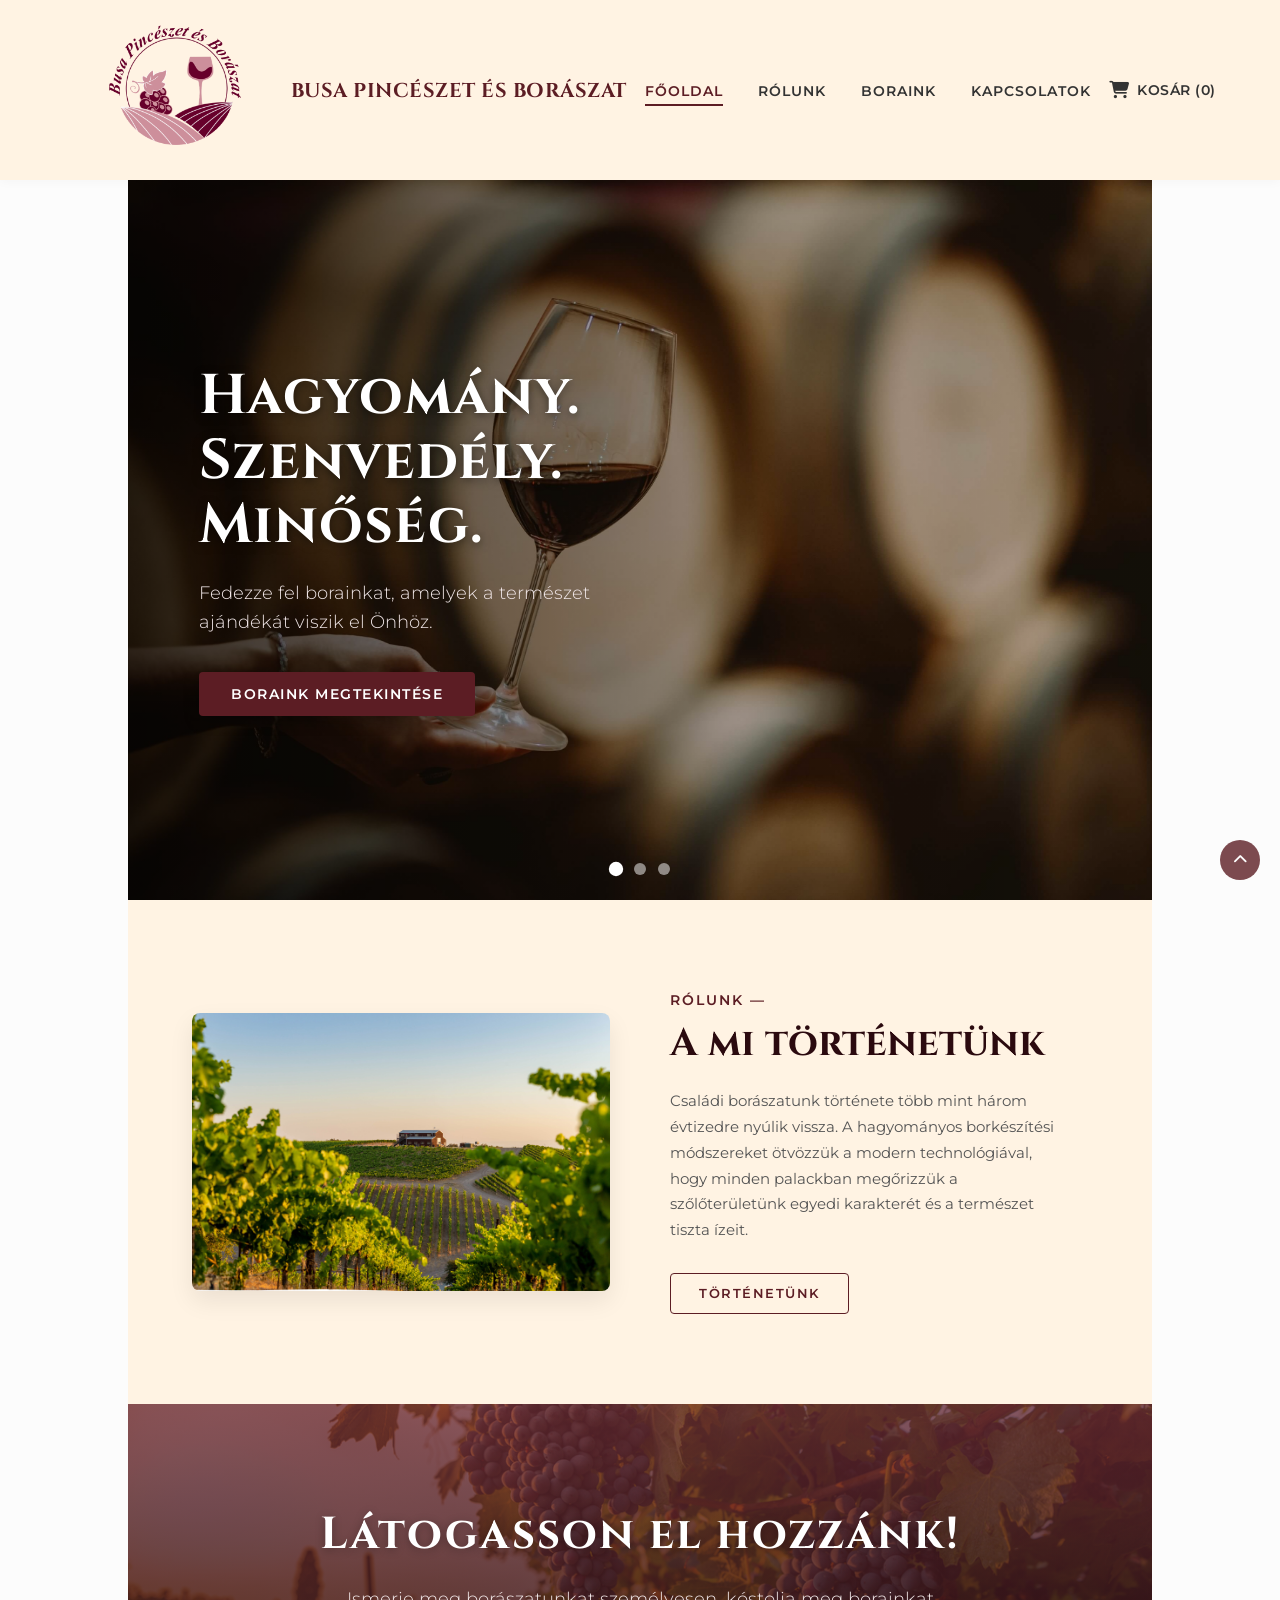
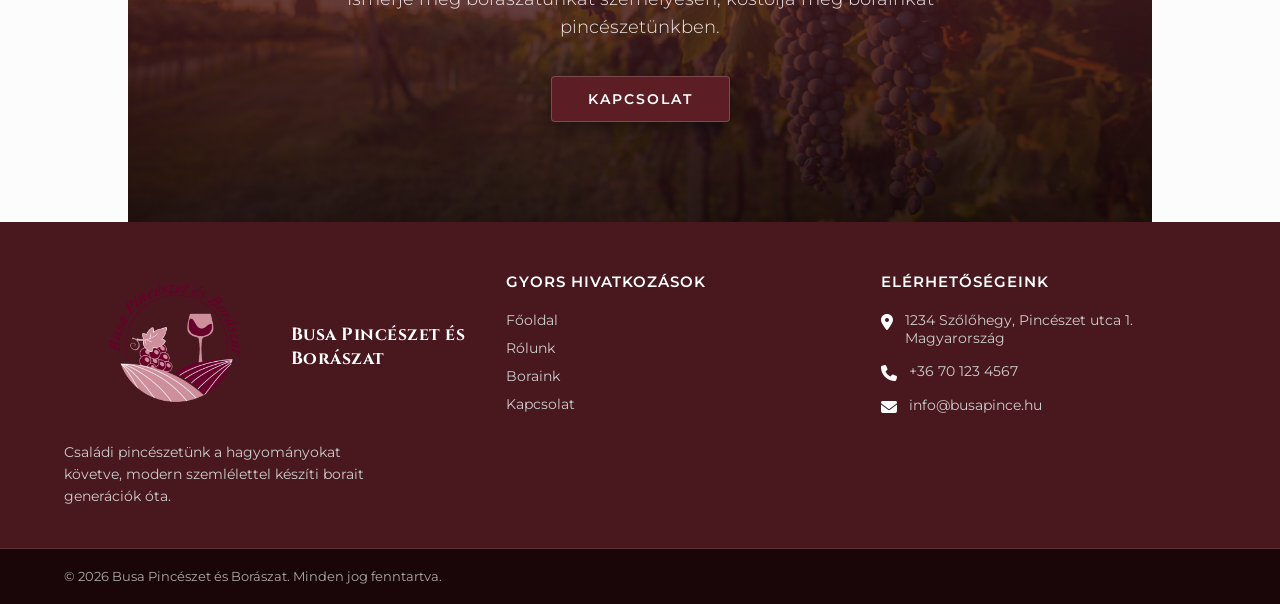
<file: index.html>
<!DOCTYPE html>
<html lang="hu">
    <head>
        <meta charset="UTF-8">
        <meta name="viewport" content="width=device-width, initial-scale=1.0">
        <link rel="preconnect" href="https://fonts.googleapis.com">
        <link rel="preconnect" href="https://fonts.gstatic.com" crossorigin>
        <link href="https://fonts.googleapis.com/css2?family=Cinzel:wght@600;700&family=Montserrat:wght@400;500;600&display=swap" rel="stylesheet">
        <link rel="stylesheet" href="https://cdnjs.cloudflare.com/ajax/libs/font-awesome/6.4.0/css/all.min.css">
        <link rel="stylesheet" href="header-footer-style.css">
        <link rel="stylesheet" href="index-style.css">
        <title>Főoldal | Busa Borászat</title>
    </head>
    <body>
      <header class="header">
        <a href="index.html" class="brand-container">
            <img src="Kepek/logo_transparent_background.png" alt="Busa Pincészet Logó" class="brand-logo">
            <span class="brand-name">Busa Pincészet és Borászat</span>
        </a>

        <nav class="nav-bar">
            <ul>
                <li><a href="index.html" class="active">Főoldal</a></li>
                <li><a href="rolunk.html">Rólunk</a></li>
                <li><a href="boraink.html">Boraink</a></li>
                <li><a href="kapcsolatok.html">Kapcsolatok</a></li>
            </ul>
        </nav>

        <div class="header-cart">
            <a href="kosar.html" class="cart-link">
                <i class="fa-solid fa-cart-shopping"></i>
                <span>Kosár (0)</span>
            </a>
        </div>
    </header>




    <section class="image-slider">
        
        <div class="slides-wrapper">
            
            <div class="slide active">
                <img src="Kepek/DDS_8700_eredeti-1-1.jpg" alt="Pince és hordók borospohárral" class="slide-img">
            </div>

            <div class="slide">
                <img src="Kepek/DDD_5103j-1-1-1.jpg" alt="Téglaíves pince hordókkal" class="slide-img">
            </div>

            <div class="slide">
                <img src="Kepek/DDS_0011_eredeti-4-1-2-1024x673.jpg" alt="Pincészet tágas érlelője" class="slide-img">
            </div>

        </div>

        <div class="hero-overlay"></div>

        <div class="hero-content">
            <h1 class="hero-title">
                Hagyomány.<br>
                Szenvedély.<br>
                Minőség.
            </h1>
            <p class="hero-subtitle">
                Fedezze fel borainkat, amelyek a természet ajándékát viszik el Önhöz.
            </p>
            <a href="boraink.html" class="btn-hero">BORAINK MEGTEKINTÉSE</a>
        </div>

        <div class="slider-dots">
            <span class="dot active" onclick="goToSlide(0)"></span>
            <span class="dot" onclick="goToSlide(1)"></span>
            <span class="dot" onclick="goToSlide(2)"></span>
        </div>
    </section>


    <section class="about-section">
            <div class="about-container">

            <div class="about-image-col">
                <div class="image-wrapper">
                    <img src="Kepek/Alta-Colina_credit_HeatherDaenitz_Craft-Cluster.jpg" alt="A Busa Pincészet kőépülete" class="about-img">
                </div>
            </div>

            <div class="about-text-col">
                <span class="sub-heading">RÓLUNK —</span>
                <h2 class="about-title">A mi történetünk</h2>
                <p class="about-description">
                    Családi borászatunk története több mint három évtizedre nyúlik vissza. 
                    A hagyományos borkészítési módszereket ötvözzük a modern technológiával, 
                    hogy minden palackban megőrizzük a szőlőterületünk egyedi karakterét és 
                    a természet tiszta ízeit.
                </p>
                <a href="rolunk.html" class="btn-outline">TÖRTÉNETÜNK</a>
            </div>
        </div>
    </section>

    

    <section class="home-cta-section">

        <div class="cta-overlay"></div>

        <div class="cta-content">
            <h2 class="cta-title">Látogasson el hozzánk!</h2>
            
            <p class="cta-description">
                Ismerje meg borászatunkat személyesen, kóstolja meg borainkat pincészetünkben.
            </p>
            
            <a href="kapcsolatok.html" class="btn-cta">KAPCSOLAT</a>
        </div>

    </section>



    <footer class="site-footer">

            <div class="footer-top">
                <div class="footer-container">

                    <div class="footer-col brand-col">
                        <div class="footer-brand">
                            <img src="Kepek/logo_transparent_background.png" alt="Busa Pincészet Logó" class="footer-logo">
                            <span class="footer-brand-name">Busa Pincészet és Borászat</span>
                        </div>
                        <p class="footer-about">
                            Családi pincészetünk a hagyományokat követve, modern szemlélettel készíti borait generációk óta.
                        </p>
                    </div>

                    <div class="footer-col">
                        <h4 class="footer-heading">GYORS HIVATKOZÁSOK</h4>
                        <ul class="footer-links">
                            <li><a href="index.html">Főoldal</a></li>
                            <li><a href="rolunk.html">Rólunk</a></li>
                            <li><a href="boraink.html">Boraink</a></li>
                            <li><a href="kapcsolatok.html">Kapcsolat</a></li>
                        </ul>
                    </div>

                    <div class="footer-col">
                        <h4 class="footer-heading">ELÉRHETŐSÉGEINK</h4>
                        <ul class="footer-contact-list">
                            <li>
                                <i class="fa-solid fa-location-dot"></i>
                                <span>1234 Szőlőhegy, Pincészet utca 1.<br>Magyarország</span>
                            </li>
                            <li>
                                <i class="fa-solid fa-phone"></i>
                                <span>+36 70 123 4567</span>
                            </li>
                            <li>
                                <i class="fa-solid fa-envelope"></i>
                                <span>info@busapince.hu</span>
                            </li>
                        </ul>
                    </div>

                </div>
            </div>

            <div class="footer-bottom">
                <div class="footer-bottom-container">
                    <p>© 2026 Busa Pincészet és Borászat. Minden jog fenntartva.</p>
                </div>
            </div>

            <a href="#" class="back-to-top" title="Ugrás a tetejére">
                <i class="fa-solid fa-chevron-up"></i>
            </a>
        </footer>
    </body>



    <script>
        let currentSlide = 0;
        const slides = document.querySelectorAll('.slide');
        const dots = document.querySelectorAll('.dot');
        const totalSlides = slides.length;

        function showSlide(index) 
        {
            slides.forEach(slide => slide.classList.remove('active'));
            dots.forEach(dot => dot.classList.remove('active'));

            currentSlide = (index + totalSlides) % totalSlides;

            slides[currentSlide].classList.add('active');
            dots[currentSlide].classList.add('active');
        }

        function goToSlide(index) 
        {
            showSlide(index);
            resetTimer();
        }

        function nextSlide() {
            showSlide(currentSlide + 1);
        }

        let slideInterval = setInterval(nextSlide, 5000);

        function resetTimer() 
        {
            clearInterval(slideInterval);
            slideInterval = setInterval(nextSlide, 5000);
        }



        
        function updateHeaderCart() {

            const cart = JSON.parse(localStorage.getItem('cart')) || [];
            const totalCount = cart.reduce((sum, item) => sum + (parseInt(item.quantity) || 0), 0);
            const headerCartSpan = document.querySelector('.header-cart span, #headerCartCount');

            if (headerCartSpan) {
                headerCartSpan.textContent = `Kosár (${totalCount})`;
            }
        }

        document.addEventListener('DOMContentLoaded', updateHeaderCart);
        window.addEventListener('storage', function (event) {
            if (event.key === 'cart') {
                updateHeaderCart();
            }
        });
    </script>
</html>
</file>
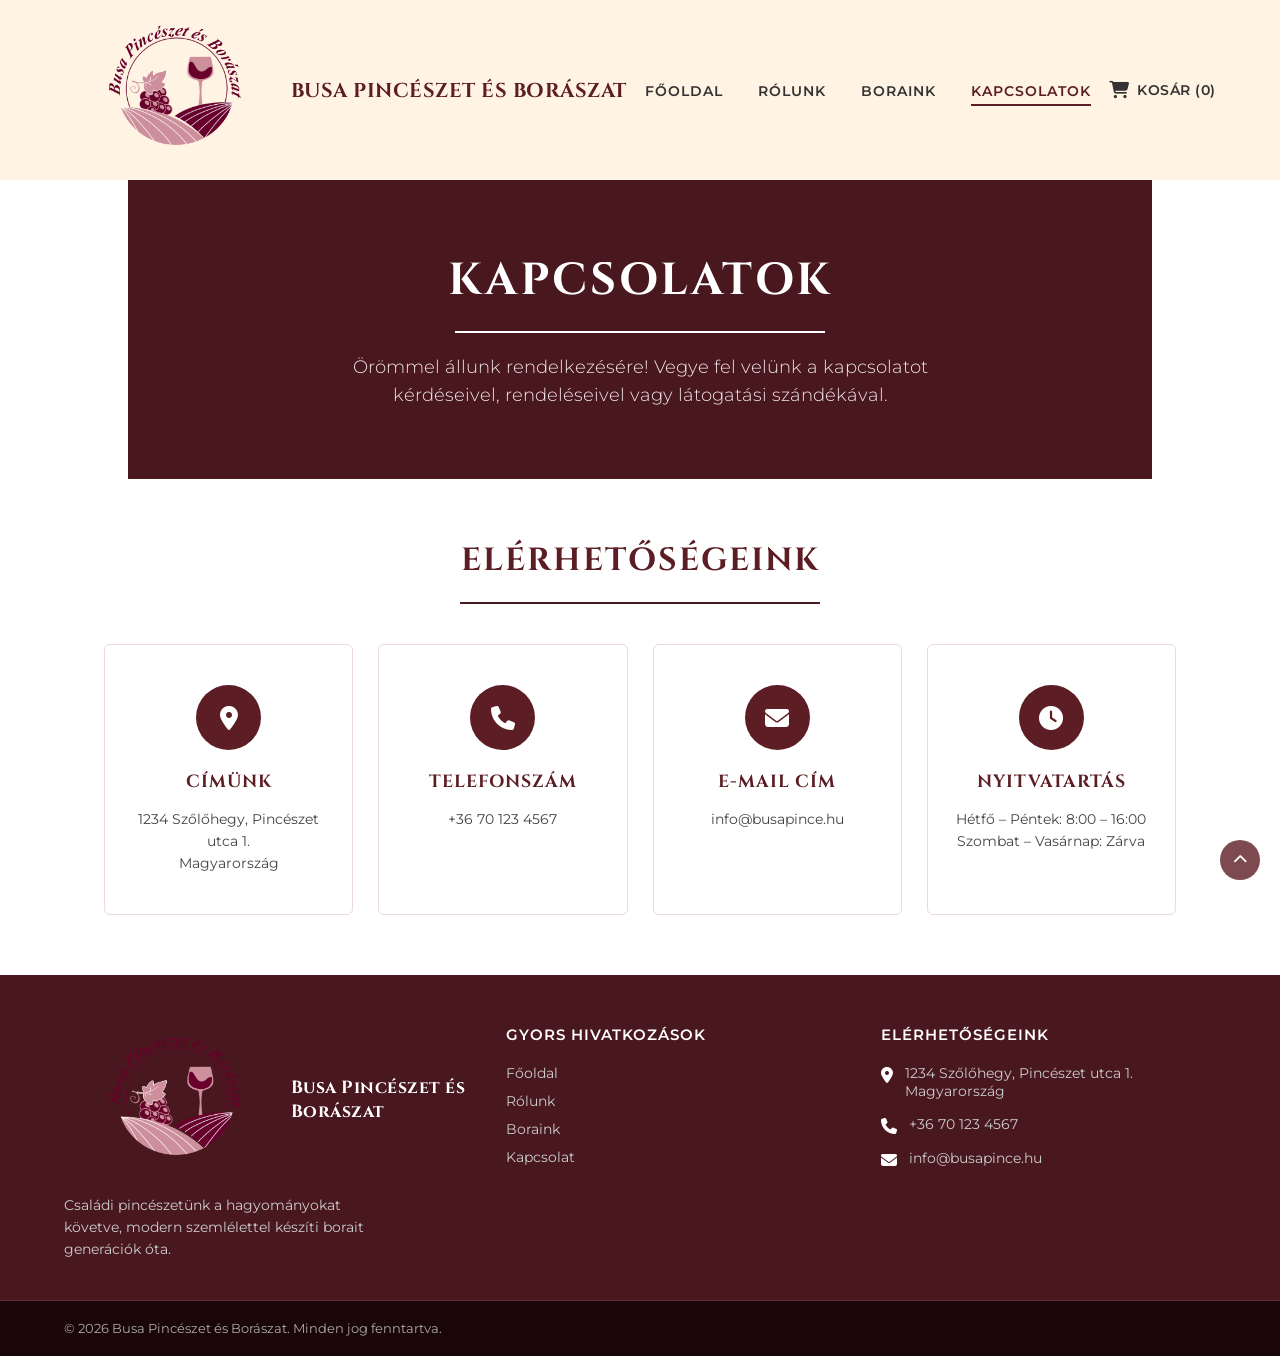
<file: kapcsolatok.html>
<!DOCTYPE html>
<html lang="hu">
    <head>
        <meta charset="UTF-8">
        <meta name="viewport" content="width=device-width, initial-scale=1.0">
        <link rel="preconnect" href="https://fonts.googleapis.com">
        <link rel="preconnect" href="https://fonts.gstatic.com" crossorigin>
        <link href="https://fonts.googleapis.com/css2?family=Cinzel:wght@600;700&family=Montserrat:wght@400;500;600&display=swap" rel="stylesheet">
        <link rel="stylesheet" href="https://cdnjs.cloudflare.com/ajax/libs/font-awesome/6.4.0/css/all.min.css">
        <link rel="stylesheet" href="header-footer-style.css">
        <link rel="stylesheet" href="kapcsolatok-style.css">
        <title>Kapcsolatok | Busa Borászat</title>

    </head>
    <body>
      <header class="header">
        <a href="index.html" class="brand-container">
            <img src="Kepek/logo_transparent_background.png" alt="Busa Pincészet Logó" class="brand-logo">
            <span class="brand-name">Busa Pincészet és Borászat</span>
        </a>

        <nav class="nav-bar">
            <ul>
                <li><a href="index.html">Főoldal</a></li>
                <li><a href="rolunk.html">Rólunk</a></li>
                <li><a href="boraink.html">Boraink</a></li>
                <li><a href="kapcsolatok.html" class="active">Kapcsolatok</a></li>
            </ul>
        </nav>

        <div class="header-cart">
            <a href="kosar.html" class="cart-link">
                <i class="fa-solid fa-cart-shopping"></i>
                <span>Kosár (0)</span>
            </a>
        </div>
    </header>



    <main class="main-content">
        <section class="hero-text-section">
            <h1 class="page-title">KAPCSOLATOK</h1>

            <hr class="separator-light">

            <p class="hero-description">
                Örömmel állunk rendelkezésére! Vegye fel velünk a kapcsolatot<br>
                kérdéseivel, rendeléseivel vagy látogatási szándékával.
            </p>
        </section>

        <section class="contact-cards-section">
                <h2 class="section-title">ELÉRHETŐSÉGEINK</h2>

                <hr class="separator-dark">

                <div class="cards-grid">
                    <div class="info-card">
                        <div class="icon-circle">
                            <i class="fa-solid fa-location-dot"></i>
                        </div>
                        <h3>CÍMÜNK</h3>
                        <p>1234 Szőlőhegy, Pincészet utca 1.</p>
                        <p>Magyarország</p>
                    </div>

                    <div class="info-card">
                        <div class="icon-circle">
                            <i class="fa-solid fa-phone"></i>
                        </div>
                        <h3>TELEFONSZÁM</h3>
                        <p>+36 70 123 4567</p>
                    </div>

                    <div class="info-card">
                        <div class="icon-circle">
                            <i class="fa-solid fa-envelope"></i>
                        </div>
                        <h3>E-MAIL CÍM</h3>
                        <p>info@busapince.hu</p>
                    </div>

                    <div class="info-card">
                        <div class="icon-circle">
                            <i class="fa-solid fa-clock"></i>
                        </div>
                        <h3>NYITVATARTÁS</h3>
                        <p>Hétfő – Péntek: 8:00 – 16:00</p>
                        <p>Szombat – Vasárnap: Zárva</p>
                    </div>
                </div>
            </section>
        </main>


        <footer class="site-footer">
            
            <div class="footer-top">
                <div class="footer-container">
                    
                    <div class="footer-col brand-col">
                        <div class="footer-brand">
                            <img src="Kepek/logo_transparent_background.png" alt="Busa Pincészet Logó" class="footer-logo">
                            <span class="footer-brand-name">Busa Pincészet és Borászat</span>
                        </div>
                        <p class="footer-about">
                            Családi pincészetünk a hagyományokat követve, modern szemlélettel készíti borait generációk óta.
                        </p>
                    </div>

                    <div class="footer-col">
                        <h4 class="footer-heading">GYORS HIVATKOZÁSOK</h4>
                        <ul class="footer-links">
                            <li><a href="index.html">Főoldal</a></li>
                            <li><a href="rolunk.html">Rólunk</a></li>
                            <li><a href="boraink.html">Boraink</a></li>
                            <li><a href="kapcsolatok.html">Kapcsolat</a></li>
                        </ul>
                    </div>

                    <div class="footer-col">
                        <h4 class="footer-heading">ELÉRHETŐSÉGEINK</h4>
                        <ul class="footer-contact-list">
                            <li>
                                <i class="fa-solid fa-location-dot"></i>
                                <span>1234 Szőlőhegy, Pincészet utca 1.<br>Magyarország</span>
                            </li>
                            <li>
                                <i class="fa-solid fa-phone"></i>
                                <span>+36 70 123 4567</span>
                            </li>
                            <li>
                                <i class="fa-solid fa-envelope"></i>
                                <span>info@busapince.hu</span>
                            </li>
                        </ul>
                    </div>

                </div>
            </div>

            <div class="footer-bottom">
                <div class="footer-bottom-container">
                    <p>© 2026 Busa Pincészet és Borászat. Minden jog fenntartva.</p>
                </div>
            </div>

            <a href="#" class="back-to-top" title="Ugrás a tetejére">
                <i class="fa-solid fa-chevron-up"></i>
            </a>
        </footer>
    </body>
    <script>
        function updateHeaderCart() {

            const cart = JSON.parse(localStorage.getItem('cart')) || [];
            const totalCount = cart.reduce((sum, item) => sum + (parseInt(item.quantity) || 0), 0);
            const headerCartSpan = document.querySelector('.header-cart span, #headerCartCount');

            if (headerCartSpan) {
                headerCartSpan.textContent = `Kosár (${totalCount})`;
            }
        }

        document.addEventListener('DOMContentLoaded', updateHeaderCart);
        window.addEventListener('storage', function (event) {
            if (event.key === 'cart') {
                updateHeaderCart();
            }
        });
    </script>
</html>
</file>
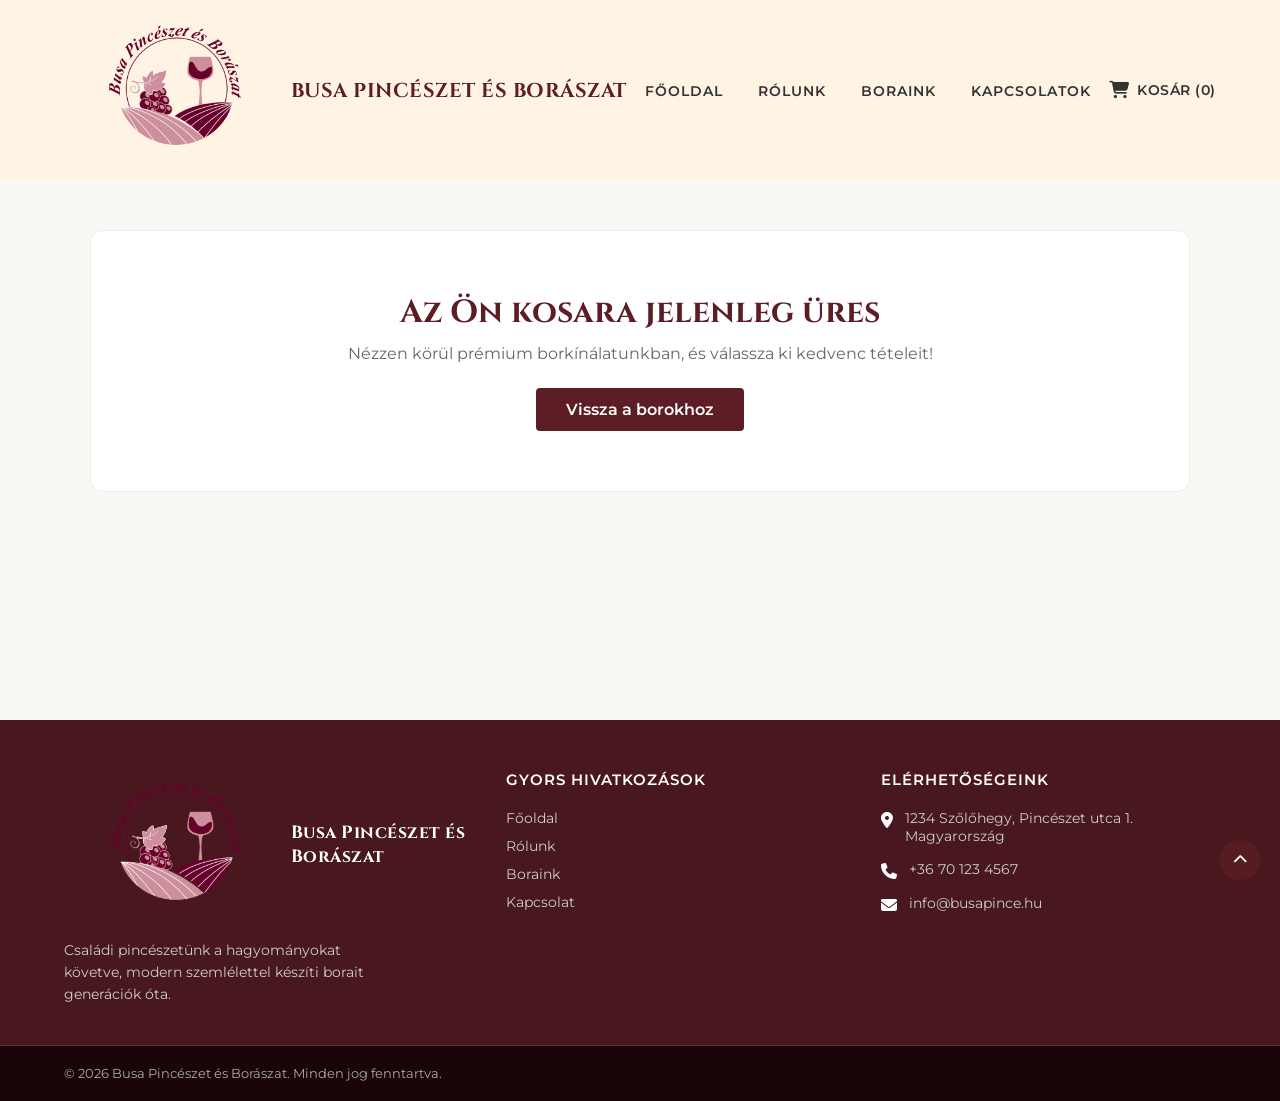
<file: kosar.html>
<!DOCTYPE html>
<html lang="hu">
    <head>
        <meta charset="UTF-8">
        <meta name="viewport" content="width=device-width, initial-scale=1.0">
        <link rel="preconnect" href="https://fonts.googleapis.com">
        <link rel="preconnect" href="https://fonts.gstatic.com" crossorigin>
        <link href="https://fonts.googleapis.com/css2?family=Cinzel:wght@600;700&family=Montserrat:wght@400;500;600&display=swap" rel="stylesheet">
        <link rel="stylesheet" href="https://cdnjs.cloudflare.com/ajax/libs/font-awesome/6.4.0/css/all.min.css">
        <link rel="stylesheet" href="header-footer-style.css">
        <link rel="stylesheet" href="index-style.css">
        <link rel="stylesheet" href="kosar.css">
        <script src="kosar.js"></script>
        <title>Kosár | Busa Borászat</title>
    </head>
    <body>
      <header class="header">
        <a href="index.html" class="brand-container">
            <img src="Kepek/logo_transparent_background.png" alt="Busa Pincészet Logó" class="brand-logo">
            <span class="brand-name">Busa Pincészet és Borászat</span>
        </a>

        <nav class="nav-bar">
            <ul>
                <li><a href="index.html">Főoldal</a></li>
                <li><a href="rolunk.html">Rólunk</a></li>
                <li><a href="boraink.html">Boraink</a></li>
                <li><a href="kapcsolatok.html">Kapcsolatok</a></li>
            </ul>
        </nav>

        <div class="header-cart">
            <a href="#" class="cart-link">
                <i class="fa-solid fa-cart-shopping"></i>
                <span>Kosár (0)</span>
            </a>
        </div>
    </header>



    <main class="cart-page-section">
        <div class="cart-container">
            
            <div class="empty-cart-message" id="emptyCartMsg" style="display: none;">
                <h2>Az Ön kosara jelenleg üres</h2>
                <p>Nézzen körül prémium borkínálatunkban, és válassza ki kedvenc tételeit!</p>
                <a href="boraink.html" class="btn-continue-shopping">Vissza a borokhoz</a>
            </div>

            <div class="cart-card" id="cartContentCard">
                
                <div class="cart-table-wrapper">
                    <table class="cart-table">
                        <thead>
                            <tr>
                                <th class="col-product">TERMÉK</th>
                                <th class="col-quantity">MENNYISÉG</th>
                                <th class="col-price">EGYSÉGÁR</th>
                                <th class="col-total">ÖSSZEG</th>
                            </tr>
                        </thead>
                        
                        <tbody id="cartTableBody">

                        </tbody>
                    </table>
                </div>

                <div class="cart-footer-grid">

                    <div class="cart-actions-left">
                        <div class="row-top-buttons">
                            <button type="button" class="btn-cart-clear" id="btnClearCart">
                                <i class="fa-solid fa-xmark"></i> Kosár ürítése
                            </button>
                        </div>
                        <a href="boraink.html" class="btn-cart-continue">
                            <i class="fa-solid fa-chevron-left"></i> Vásárlás folytatása
                        </a>
                    </div>

                    <div class="cart-summary-box">
                        <div class="summary-row">
                            <span class="label">Részösszeg:</span>
                            <span class="value" id="cartSubtotal">0 Ft</span>
                        </div>
                        <div class="summary-row">
                            <span class="label">Szállítás:</span>
                            <span class="value free-shipping">Ingyenes</span>
                        </div>
                        <div class="summary-divider"></div>
                        <div class="summary-row total-row">
                            <span class="total-label">Végösszeg:</span>
                            <span class="total-value" id="cartGrandTotal">0 Ft</span>
                        </div>
                        <button type="button" class="btn-checkout-primary" id="btnCheckout">
                            <i class="fa-solid fa-bag-shopping"></i> Pénztár
                        </button>
                    </div>

                </div>

            </div>

        </div>
    </main>



    <footer class="site-footer">
            
            <div class="footer-top">
                <div class="footer-container">
                    
                    <div class="footer-col brand-col">
                        <div class="footer-brand">
                            <img src="Kepek/logo_transparent_background.png" alt="Busa Pincészet Logó" class="footer-logo">
                            <span class="footer-brand-name">Busa Pincészet és Borászat</span>
                        </div>
                        <p class="footer-about">
                            Családi pincészetünk a hagyományokat követve, modern szemlélettel készíti borait generációk óta.
                        </p>
                    </div>

                    <div class="footer-col">
                        <h4 class="footer-heading">GYORS HIVATKOZÁSOK</h4>
                        <ul class="footer-links">
                            <li><a href="index.html">Főoldal</a></li>
                            <li><a href="rolunk.html">Rólunk</a></li>
                            <li><a href="boraink.html">Boraink</a></li>
                            <li><a href="kapcsolatok.html">Kapcsolat</a></li>
                        </ul>
                    </div>

                    <div class="footer-col">
                        <h4 class="footer-heading">ELÉRHETŐSÉGEINK</h4>
                        <ul class="footer-contact-list">
                            <li>
                                <i class="fa-solid fa-location-dot"></i>
                                <span>1234 Szőlőhegy, Pincészet utca 1.<br>Magyarország</span>
                            </li>
                            <li>
                                <i class="fa-solid fa-phone"></i>
                                <span>+36 70 123 4567</span>
                            </li>
                            <li>
                                <i class="fa-solid fa-envelope"></i>
                                <span>info@busapince.hu</span>
                            </li>
                        </ul>
                    </div>

                </div>
            </div>

            <div class="footer-bottom">
                <div class="footer-bottom-container">
                    <p>© 2026 Busa Pincészet és Borászat. Minden jog fenntartva.</p>
                </div>
            </div>

            <a href="#" class="back-to-top" title="Ugrás a tetejére">
                <i class="fa-solid fa-chevron-up"></i>
            </a>
        </footer>
    </body>
</html>
</file>
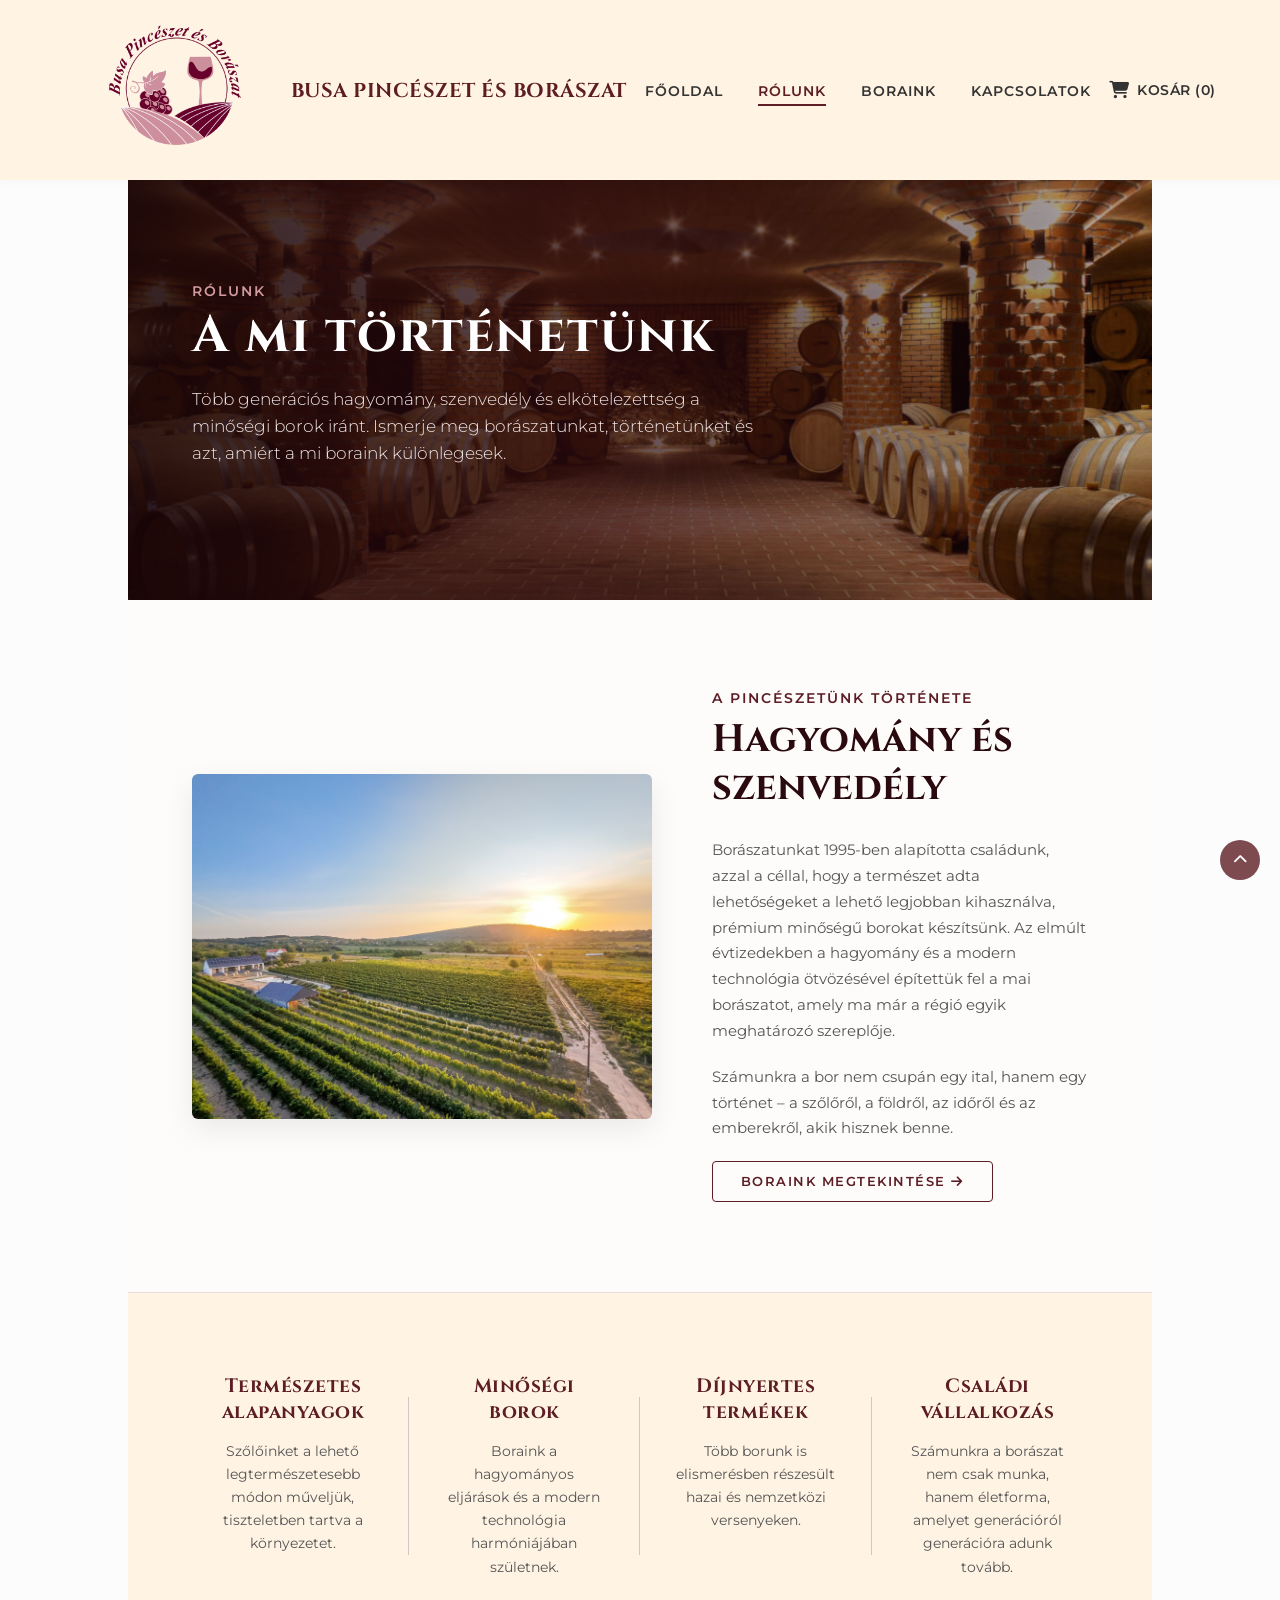
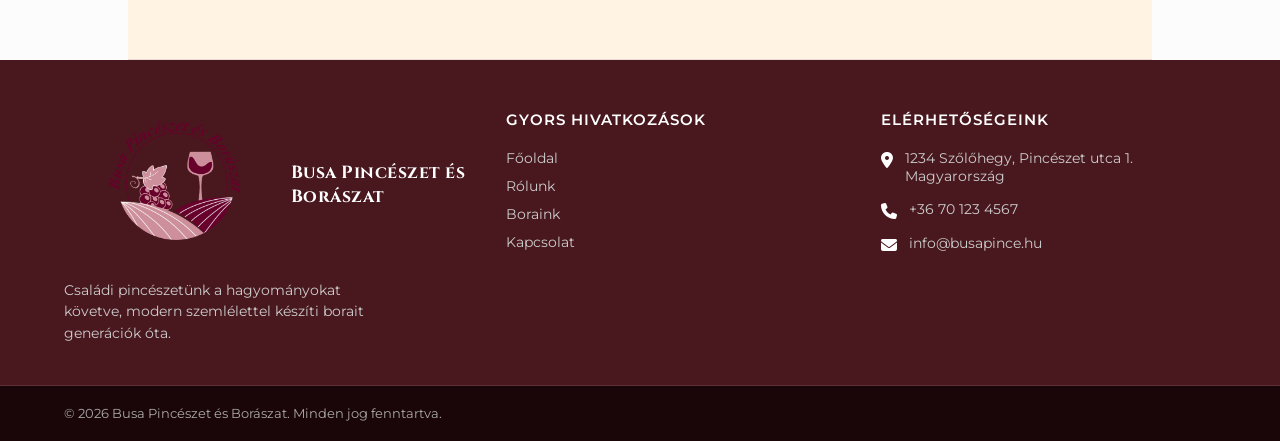
<file: rolunk.html>
<!DOCTYPE html>
<html lang="hu">
    <head>
        <meta charset="UTF-8">
        <meta name="viewport" content="width=device-width, initial-scale=1.0">
        <link rel="preconnect" href="https://fonts.googleapis.com">
        <link rel="preconnect" href="https://fonts.gstatic.com" crossorigin>
        <link href="https://fonts.googleapis.com/css2?family=Cinzel:wght@600;700&family=Montserrat:wght@400;500;600&display=swap" rel="stylesheet">
        <link rel="stylesheet" href="https://cdnjs.cloudflare.com/ajax/libs/font-awesome/6.4.0/css/all.min.css">
        <link rel="stylesheet" href="header-footer-style.css">
        <link rel="stylesheet" href="rolunk-style.css">
        <title>Rólunk | Busa Borászat</title>

    </head>
    <body>
      <header class="header">
        <a href="index.html" class="brand-container">
            <img src="Kepek/logo_transparent_background.png" alt="Busa Pincészet Logó" class="brand-logo">
            <span class="brand-name">Busa Pincészet és Borászat</span>
        </a>

        <nav class="nav-bar">
            <ul>
                <li><a href="index.html">Főoldal</a></li>
                <li><a href="rolunk.html" class="active">Rólunk</a></li>
                <li><a href="boraink.html">Boraink</a></li>
                <li><a href="kapcsolatok.html">Kapcsolatok</a></li>
            </ul>
        </nav>

        <div class="header-cart">
            <a href="kosar.html" class="cart-link">
                <i class="fa-solid fa-cart-shopping"></i>
                <span>Kosár (0)</span>
            </a>
        </div>
    </header>


    <section class="about-hero-section">
        <div class="about-hero-overlay"></div>

        <div class="about-hero-container">
            <div class="about-hero-content">
                <span class="about-hero-sub">RÓLUNK</span>
                <h1 class="about-hero-title">A mi történetünk</h1>
                <p class="about-hero-description">
                    Több generációs hagyomány, szenvedély és elkötelezettség 
                    a minőségi borok iránt. Ismerje meg borászatunkat, történetünket 
                    és azt, amiért a mi boraink különlegesek.
                </p>
            </div>
        </div>
    </section>

    <section class="our-story-section">
        <div class="story-container">
            
            <div class="story-image-col">
                <div class="story-image-wrapper">
                    <img src="Kepek/IMG_2691.jpeg" alt="Busa Pincészet szőlőbirtoka naplementében" class="story-img">
                </div>
            </div>

            <div class="story-text-col">
                <span class="story-sub-heading">A PINCÉSZETÜNK TÖRTÉNETE</span>
                <h2 class="story-title">Hagyomány és szenvedély</h2>
                
                <p class="story-text">
                    Borászatunkat 1995-ben alapította családunk, azzal a céllal, hogy a 
                    természet adta lehetőségeket a lehető legjobban kihasználva, 
                    prémium minőségű borokat készítsünk. Az elmúlt évtizedekben a hagyomány 
                    és a modern technológia ötvözésével építettük fel a mai borászatot, amely 
                    ma már a régió egyik meghatározó szereplője.
                </p>
                
                <p class="story-text">
                    Számunkra a bor nem csupán egy ital, hanem egy történet – a szőlőről, 
                    a földről, az időről és az emberekről, akik hisznek benne.
                </p>

                <a href="boraink.html" class="btn-story">
                    BORAINK MEGTEKINTÉSE 
                    <i class="fa-solid fa-arrow-right"></i>
                </a>
            </div>
        </div>
    </section>


    <section class="values-section">
        <div class="values-container">
            
            <div class="value-item">
                <h3 class="value-title">Természetes alapanyagok</h3>
                <p class="value-description">
                    Szőlőinket a lehető legtermészetesebb módon műveljük, 
                    tiszteletben tartva a környezetet.
                </p>
            </div>

            <div class="value-item">
                <h3 class="value-title">Minőségi borok</h3>
                <p class="value-description">
                    Boraink a hagyományos eljárások és a modern technológia 
                    harmóniájában születnek.
                </p>
            </div>

            <div class="value-item">
                <h3 class="value-title">Díjnyertes termékek</h3>
                <p class="value-description">
                    Több borunk is elismerésben részesült hazai és nemzetközi 
                    versenyeken.
                </p>
            </div>

            <div class="value-item">
                <h3 class="value-title">Családi vállalkozás</h3>
                <p class="value-description">
                    Számunkra a borászat nem csak munka, hanem életforma, 
                    amelyet generációról generációra adunk tovább.
                </p>
            </div>

        </div>
    </section>
    


    <footer class="site-footer">      

            <div class="footer-top">
                <div class="footer-container">
                    
                    <div class="footer-col brand-col">
                        <div class="footer-brand">
                            <img src="Kepek/logo_transparent_background.png" alt="Busa Pincészet Logó" class="footer-logo">
                            <span class="footer-brand-name">Busa Pincészet és Borászat</span>
                        </div>
                        <p class="footer-about">
                            Családi pincészetünk a hagyományokat követve, modern szemlélettel készíti borait generációk óta.
                        </p>
                    </div>

                    <div class="footer-col">
                        <h4 class="footer-heading">GYORS HIVATKOZÁSOK</h4>
                        <ul class="footer-links">
                            <li><a href="index.html">Főoldal</a></li>
                            <li><a href="rolunk.html">Rólunk</a></li>
                            <li><a href="boraink.html">Boraink</a></li>
                            <li><a href="kapcsolatok.html">Kapcsolat</a></li>
                        </ul>
                    </div>

                    <div class="footer-col">
                        <h4 class="footer-heading">ELÉRHETŐSÉGEINK</h4>
                        <ul class="footer-contact-list">
                            <li>
                                <i class="fa-solid fa-location-dot"></i>
                                <span>1234 Szőlőhegy, Pincészet utca 1.<br>Magyarország</span>
                            </li>
                            <li>
                                <i class="fa-solid fa-phone"></i>
                                <span>+36 70 123 4567</span>
                            </li>
                            <li>
                                <i class="fa-solid fa-envelope"></i>
                                <span>info@busapince.hu</span>
                            </li>
                        </ul>
                    </div>

                </div>
            </div>

            <div class="footer-bottom">
                <div class="footer-bottom-container">
                    <p>© 2026 Busa Pincészet és Borászat. Minden jog fenntartva.</p>
                </div>
            </div>

            <a href="#" class="back-to-top" title="Ugrás a tetejére">
                <i class="fa-solid fa-chevron-up"></i>
            </a>
    </footer>
    </body>
    <script>
        function updateHeaderCart() {
            const cart = JSON.parse(localStorage.getItem('cart')) || [];
            const totalCount = cart.reduce((sum, item) => sum + (parseInt(item.quantity) || 0), 0);
            const headerCartSpan = document.querySelector('.header-cart span, #headerCartCount');

            if (headerCartSpan) {
                headerCartSpan.textContent = `Kosár (${totalCount})`;
            }
        }
        document.addEventListener('DOMContentLoaded', updateHeaderCart);
        window.addEventListener('storage', function (event) {
            if (event.key === 'cart') {
                updateHeaderCart();
            }
        });
    </script>
</html>
</file>
<file: header-footer-style.css>
* 
        {
            margin: 0;
            padding: 0;
            box-sizing: border-box;
        }

        body 
        {
            font-family: 'Montserrat', sans-serif;
            background-color: #fcfcfc;
        }

        .header
        {
            display: flex;
            justify-content: space-between;
            align-items: center;
            padding: 15px 5%;
            background-color: #fff3e3;
            box-shadow: 0 2px 10px rgba(0, 0, 0, 0.03);
        }

        .brand-container 
        {
            display: flex;
            align-items: center;
            text-decoration: none;
            gap: 12px;
        }

        .brand-logo 
        {
            height: 150px;
            width: auto;
            object-fit: contain;
        }

        .brand-name 
        {
            font-family: 'Cinzel', serif;
            font-size: 1.25rem;
            font-weight: 700;
            color: #5c1d24;
            text-transform: uppercase;
            letter-spacing: 0.5px;
        }

        .nav-bar ul 
        {
            display: flex;
            list-style: none;
            gap: 35px;
        }

        .nav-bar a 
        {
            text-decoration: none;
            color: #333333;
            font-weight: 600;
            font-size: 0.85rem;
            letter-spacing: 1px;
            text-transform: uppercase;
            padding-bottom: 5px;
            position: relative;
            transition: color 0.3s ease;
        }

        .nav-bar a:hover,
        .nav-bar a.active 
        {
            color: #5c1d24;
        }
      
        .nav-bar a.active::after 
        {
            content: '';
            position: absolute;
            bottom: -2px;
            left: 0;
            width: 100%;
            height: 2px;
            background-color: #5c1d24;
        }

        .cart-link 
        {
            display: flex;
            align-items: center;
            gap: 8px;
            text-decoration: none;
            color: #333333;
            font-weight: 600;
            font-size: 0.85rem;
            letter-spacing: 0.5px;
            text-transform: uppercase;
            transition: color 0.3s ease;
        }

        .cart-link:hover 
        {
            color: #5c1d24;
        }

        .cart-link i 
        {
            font-size: 1.1rem;
        }

        @media (max-width: 768px) 
        {
            .header {
                flex-direction: column;
                gap: 15px;
            }
            .nav-bar ul {
                gap: 15px;
                flex-wrap: wrap;
                justify-content: center;
            }
        }





    .site-footer {
        background-color: #49181e;
        color: #ffffff;
        font-size: 0.9rem;
        position: relative;
    }

    .footer-top {
        padding: 50px 5% 40px 5%;
        border-bottom: 1px solid rgba(255, 255, 255, 0.1);
    }

    .footer-container {
        max-width: 1200px;
        margin: 0 auto;
        display: grid;
        grid-template-columns: 1.2fr 1fr 1fr;
        gap: 40px;
    }

    .footer-brand {
        display: flex;
        align-items: center;
        gap: 12px;
        margin-bottom: 20px;
    }

    .footer-logo {
        height: 150px;
        width: auto;
    }

    .footer-brand-name {
        font-family: 'Cinzel', serif;
        font-size: 1.1rem;
        font-weight: 700;
        letter-spacing: 0.5px;
        color: #ffffff;
    }

    .footer-about {
        color: #cccccc;
        line-height: 1.6;
        font-size: 0.85rem;
        max-width: 320px;
    }

    .footer-heading {
        font-family: 'Montserrat', sans-serif;
        font-size: 0.95rem;
        font-weight: 600;
        letter-spacing: 1px;
        margin-bottom: 20px;
        color: #ffffff;
        text-transform: uppercase;
    }

    .footer-links {
        list-style: none;
        padding: 0;
    }

    .footer-links li {
        margin-bottom: 10px;
    }

    .footer-links a {
        color: #cccccc;
        text-decoration: none;
        transition: color 0.2s ease, padding-left 0.2s ease;
        display: inline-block;
    }

    .footer-links a:hover {
        color: #ffffff;
        padding-left: 4px;
    }

    .footer-contact-list {
        list-style: none;
        padding: 0;
    }

    .footer-contact-list li {
        display: flex;
        align-items: flex-start;
        gap: 12px;
        margin-bottom: 15px;
        color: #cccccc;
    }

    .footer-contact-list i {
        color: #ffffff;
        margin-top: 3px;
        font-size: 1rem;
    }

    .footer-contact-list a {
        color: #cccccc;
        text-decoration: none;
        transition: color 0.2s ease;
    }

    .footer-contact-list a:hover {
        color: #ffffff;
    }

    .footer-bottom {
        background-color: #1a0508;
        padding: 20px 5%;
        font-size: 0.8rem;
        color: #aaaaaa;
    }

    .footer-bottom-container {
        max-width: 1200px;
        margin: 0 auto;
        display: flex;
        justify-content: space-between;
        align-items: center;
    }

    .back-to-top {
        position: fixed;
        bottom: 20px;
        right: 20px;
        width: 40px;
        height: 40px;
        background-color: rgba(92, 29, 36, 0.8);
        color: #ffffff;
        border-radius: 50%;
        display: flex;
        align-items: center;
        justify-content: center;
        text-decoration: none;
        transition: background-color 0.3s ease, transform 0.3s ease;
        z-index: 99;
    }

    .back-to-top:hover {
        background-color: #5c1d24;
        transform: translateY(-3px);
    }

    @media (max-width: 768px) {
        .footer-container {
            grid-template-columns: 1fr;
            gap: 30px;
        }

        .footer-bottom-container {
            flex-direction: column;
            gap: 10px;
            text-align: center;
        }
    }
</file>
<file: index-style.css>
.image-slider {
        position: relative;
        width: 80%;
        height: 80vh;
        min-height: 500px;
        max-height: 750px;
        overflow: hidden;
        display: flex;
        align-items: center;
        background-color: #1a0508;
        margin-left: auto;
        margin-right: auto;
    }

    .slides-wrapper {
        position: absolute;
        top: 0;
        left: 0;
        width: 100%;
        height: 100%;
    }

    .slide {
        position: absolute;
        top: 0;
        left: 0;
        width: 100%;
        height: 100%;
        opacity: 0;
        transition: opacity 2s ease-in-out;
        z-index: 1;
    }

    .slide.active {
        opacity: 1;
        z-index: 2;
    }

    .slide-img {
        width: 100%;
        height: 100%;
        object-fit: cover;
        object-position: center;
    }

    .hero-overlay {
        position: absolute;
        top: 0;
        left: 0;
        width: 100%;
        height: 100%;
        background: linear-gradient(90deg, rgba(0, 0, 0, 0.75) 0%, rgba(0, 0, 0, 0.3) 60%, rgba(0, 0, 0, 0.2) 100%);
        z-index: 3;
    }

    .hero-content {
        position: relative;
        z-index: 4;
        max-width: 1200px;
        width: 90%;
        margin: 0 auto;
        padding-left: 20px;
        color: #ffffff;
    }

    .hero-title {
        font-family: 'Cinzel', serif;
        font-size: 3.5rem;
        font-weight: 700;
        line-height: 1.15;
        margin-bottom: 20px;
        letter-spacing: 1px;
        text-shadow: 0 2px 10px rgba(0,0,0,0.5);
    }

    .hero-subtitle {
        font-family: 'Montserrat', sans-serif;
        font-size: 1.15rem;
        line-height: 1.6;
        max-width: 480px;
        margin-bottom: 35px;
        color: #f0e6e7;
        font-weight: 300;
    }

    .btn-hero {
        display: inline-block;
        background-color: #5c1d24;
        color: #ffffff;
        padding: 14px 32px;
        font-family: 'Montserrat', sans-serif;
        font-size: 0.85rem;
        font-weight: 600;
        letter-spacing: 1.5px;
        text-transform: uppercase;
        text-decoration: none;
        border-radius: 4px;
        transition: background-color 0.3s ease, transform 0.2s ease;
        box-shadow: 0 4px 15px rgba(0,0,0,0.3);
    }

    .btn-hero:hover {
        background-color: #7a2831;
        transform: translateY(-2px);
    }

    .slider-dots {
        position: absolute;
        bottom: 25px;
        left: 50%;
        transform: translateX(-50%);
        z-index: 4;
        display: flex;
        gap: 12px;
    }

    .dot {
        width: 12px;
        height: 12px;
        background-color: rgba(255, 255, 255, 0.5);
        border-radius: 50%;
        cursor: pointer;
        transition: background-color 0.3s ease, transform 0.3s ease;
    }

    .dot.active, .dot:hover {
        background-color: #ffffff;
        transform: scale(1.2);
    }

    @media (max-width: 768px) {
        .hero-slider {
            height: 70vh;
        }
        .hero-title {
            font-size: 2.4rem;
        }
        .hero-subtitle {
            font-size: 0.95rem;
        }
        .btn-hero {
            padding: 12px 24px;
            font-size: 0.8rem;
        }
    }









    .about-section {
        padding: 90px 5%;
        background-color: #fff3e3;
        color: #333333;
        width: 80%;
        margin-left: auto;
        margin-right: auto;
    }

    .about-container {
        max-width: 1100px;
        margin: 0 auto;
        display: grid;
        grid-template-columns: 1fr 1fr;
        gap: 60px;
        align-items: center;
    }

    .about-image-col {
        width: 100%;
    }

    .image-wrapper {
        width: 100%;
        border-radius: 8px;
        overflow: hidden;
        box-shadow: 0 10px 25px rgba(0, 0, 0, 0.08);
    }

    .about-img {
        width: 100%;
        height: auto;
        display: block;
        object-fit: cover;
    }

    .about-text-col {
        padding-right: 20px;
    }

    .sub-heading {
        font-family: 'Montserrat', sans-serif;
        font-size: 0.85rem;
        font-weight: 600;
        color: #5c1d24;
        letter-spacing: 2px;
        text-transform: uppercase;
        display: inline-block;
        margin-bottom: 12px;
    }

    .about-title {
        font-family: 'Cinzel', serif;
        font-size: 2.4rem;
        color: #2b0a0f;
        margin-bottom: 20px;
        font-weight: 700;
        line-height: 1.25;
    }

    .about-description {
        font-family: 'Montserrat', sans-serif;
        font-size: 0.95rem;
        line-height: 1.7;
        color: #555555;
        margin-bottom: 30px;
        font-weight: 400;
    }

    .btn-outline {
        display: inline-block;
        padding: 12px 28px;
        border: 1px solid #5c1d24;
        color: #5c1d24;
        background-color: transparent;
        font-family: 'Montserrat', sans-serif;
        font-size: 0.8rem;
        font-weight: 600;
        letter-spacing: 1.5px;
        text-transform: uppercase;
        text-decoration: none;
        border-radius: 4px;
        transition: all 0.3s ease;
    }

    .btn-outline:hover {
        background-color: #5c1d24;
        color: #ffffff;
        transform: translateY(-2px);
        box-shadow: 0 4px 12px rgba(92, 29, 36, 0.2);
    }

    @media (max-width: 900px) {
        .about-container {
            grid-template-columns: 1fr;
            gap: 40px;
        }

        .about-text-col {
            padding-right: 0;
            text-align: center;
        }

        .about-title {
            font-size: 2rem;
        }
    }

    .home-cta-section {
        position: relative;
        width: 80%;
        padding: 100px 20px;
        background-image: url('Kepek/grape-harvest-4.jpg');
        background-size: cover;
        background-position: center;
        display: flex;
        align-items: center;
        justify-content: center;
        text-align: center;
        color: #ffffff;
        margin-left: auto;
        margin-right: auto;
    }

    .cta-overlay {
        position: absolute;
        top: 0;
        left: 0;
        width: 100%;
        height: 100%;
        background: linear-gradient(180deg, rgba(110, 44, 54, 0.75) 0%, rgba(20, 5, 8, 0.85) 100%);
        z-index: 1;
    }

    .cta-content {
        position: relative;
        z-index: 2;
        max-width: 700px;
        margin: 0 auto;
    }

    .cta-title {
        font-family: 'Cinzel', serif;
        font-size: 2.8rem;
        font-weight: 700;
        margin-bottom: 20px;
        letter-spacing: 2px;
        color: #ffffff;
        text-shadow: 0 2px 10px rgba(0, 0, 0, 0.3);
    }

    .cta-description {
        font-family: 'Montserrat', sans-serif;
        font-size: 1.1rem;
        line-height: 1.6;
        color: #f0e6e7;
        margin-bottom: 35px;
        font-weight: 300;
    }

    .btn-cta {
        display: inline-block;
        background-color: #5c1d24;
        color: #ffffff;
        padding: 14px 36px;
        font-family: 'Montserrat', sans-serif;
        font-size: 0.85rem;
        font-weight: 600;
        letter-spacing: 2px;
        text-transform: uppercase;
        text-decoration: none;
        border-radius: 4px;
        border: 1px solid rgba(255, 255, 255, 0.2);
        transition: background-color 0.3s ease, transform 0.2s ease, box-shadow 0.3s ease;
        box-shadow: 0 4px 15px rgba(0, 0, 0, 0.4);
    }

    .btn-cta:hover {
        background-color: #7a2831;
        transform: translateY(-3px);
        box-shadow: 0 6px 20px rgba(0, 0, 0, 0.6);
    }

    @media (max-width: 768px) {
        .home-cta-section {
            padding: 70px 20px;
            background-attachment: scroll;
        }

        .cta-title {
            font-size: 2rem;
        }

        .cta-description {
            font-size: 0.95rem;
        }
    }
</file>
<file: kapcsolatok-style.css>
.main-content {
            background-color: #ffffff;
            color: #333333;
        }

        .hero-text-section {
            background: #49181e;
            color: #ffffff;
            text-align: center;
            padding: 70px 20px;
            width: 80%;
            margin-left: auto;
            margin-right: auto;
        }

        .page-title {
            font-family: 'Cinzel', serif;
            font-size: 2.8rem;
            color: #ffffff;
            letter-spacing: 3px;
            margin-bottom: 10px;
            font-weight: 700;
        }

        .hero-description {
            font-size: 1.1rem;
            line-height: 1.6;
            color: #f0e6e7;
            max-width: 650px;
            margin: 0 auto;
            font-weight: 300;
        }

        .separator-light{
            width: 370px;
            margin: 20px auto;
            border: 0.5px solid #ffffff;
        }

        .separator-dark{
            width: 360px;
            margin: 20px auto;
            border: 0.5px solid #49181e;
        }
       
        .contact-cards-section {
            max-width: 1200px;
            margin: 0 auto;
            padding: 60px 5%;
            text-align: center;
        }

        .section-title {
            font-family: 'Cinzel', serif;
            font-size: 2rem;
            color: #5c1d24;
            letter-spacing: 2px;
            font-weight: 700;
        }

        .cards-grid {
            display: grid;
            grid-template-columns: repeat(4, 1fr);
            gap: 25px;
            margin-top: 40px;
        }

        .info-card {
            background-color: #ffffff;
            border: 1px solid #ebdada;
            border-radius: 6px;
            padding: 40px 20px;
            display: flex;
            flex-direction: column;
            align-items: center;
            transition: transform 0.3s ease, box-shadow 0.3s ease;
        }

        .info-card:hover {
            transform: translateY(-5px);
            box-shadow: 0 10px 20px rgba(92, 29, 36, 0.08);
        }

        .icon-circle {
            width: 65px;
            height: 65px;
            background-color: #5c1d24;
            color: #ffffff;
            border-radius: 50%;
            display: flex;
            align-items: center;
            justify-content: center;
            font-size: 1.5rem;
            margin-bottom: 20px;
        }

        .info-card h3 {
            font-family: 'Cinzel', serif;
            font-size: 1.1rem;
            color: #5c1d24;
            margin-bottom: 15px;
            letter-spacing: 1px;
        }

        .info-card p {
            font-size: 0.9rem;
            color: #444444;
            line-height: 1.5;
        }

        .info-card a {
            color: #444444;
            text-decoration: none;
            transition: color 0.2s ease;
        }

        .info-card a:hover {
            color: #5c1d24;
        }

        .sub-info {
            margin-top: 5px;
            color: #777777;
        }

        
        @media (max-width: 992px) {
            .cards-grid {
                grid-template-columns: repeat(2, 1fr);
            }
        }

        @media (max-width: 576px) {
            .cards-grid {
                grid-template-columns: 1fr;
            }
            .page-title {
                font-size: 2.2rem;
            }
        }
</file>
<file: kosar.css>
.cart-page-section {
padding: 50px 5%;
background-color: #faf8f5;
min-height: 60vh;
}

.cart-container {
max-width: 1100px;
margin: 0 auto;
}

.cart-card {
background-color: #ffffff;
border-radius: 12px;
padding: 35px;
box-shadow: 0 4px 20px rgba(0, 0, 0, 0.04);
border: 1px solid #f0ebeb;
}

.cart-table-wrapper {
width: 100%;
overflow-x: auto;
margin-bottom: 35px;
}

.cart-table {
width: 100%;
border-collapse: collapse;
text-align: left;
}

.cart-table th {
font-family: 'Montserrat', sans-serif;
font-size: 0.85rem;
font-weight: 600;
color: #5c1d24;
letter-spacing: 1.5px;
text-transform: uppercase;
padding-bottom: 20px;
border-bottom: 1px solid #f0ebeb;
}

.cart-table td {
padding: 20px 0;
border-bottom: 1px solid #f7f3f3;
vertical-align: middle;
}

.cart-product-cell {
display: flex;
align-items: center;
gap: 20px;
}

.cart-product-img {
width: 70px;
height: 90px;
object-fit: contain;
background-color: #faf8f5;
border-radius: 6px;
padding: 5px;
border: 1px solid #eee;
}

.cart-product-info {
display: flex;
flex-direction: column;
gap: 4px;
}

.cart-product-name {
font-family: 'Cinzel', serif;
font-size: 1.2rem;
font-weight: 700;
color: #5c1d24;
}

.cart-product-vintage {
font-size: 0.85rem;
color: #777777;
display: flex;
align-items: center;
gap: 6px;
}

.cart-product-vintage i {
color: #5c1d24;
}

.cart-table-quantity-picker {
display: inline-flex;
align-items: center;
border: 1px solid #5c1d24;
border-radius: 6px;
height: 38px;
background-color: #ffffff;
}

.cart-table-quantity-picker button {
background: none;
border: none;
color: #5c1d24;
width: 30px;
height: 100%;
cursor: pointer;
font-size: 0.9rem;
transition: background-color 0.2s;
}

.cart-table-quantity-picker button:hover {
background-color: rgba(92, 29, 36, 0.08);
}

.cart-table-quantity-picker input {
width: 40px;
border: none;
text-align: center;
font-family: 'Montserrat', sans-serif;
font-size: 0.95rem;
font-weight: 600;
color: #333;
outline: none;
}

.cart-price-text, .cart-total-text {
font-family: 'Montserrat', sans-serif;
font-size: 1.1rem;
font-weight: 600;
color: #333333;
}

.cart-total-text {
color: #5c1d24;
font-weight: 700;
}

.btn-delete-item {
background: none;
border: none;
color: #888888;
font-size: 1.2rem;
cursor: pointer;
transition: color 0.2s ease, transform 0.2s ease;
padding: 5px 10px;
}

.btn-delete-item:hover {
color: #5c1d24;
transform: scale(1.15);
}

.cart-footer-grid {
display: grid;
grid-template-columns: 1fr 340px;
gap: 40px;
align-items: start;
padding-top: 10px;
}

.cart-actions-left {
display: flex;
flex-direction: column;
gap: 25px;
}

.row-top-buttons {
display: flex;
gap: 15px;
flex-wrap: wrap;
}

.btn-cart-clear {
padding: 12px 22px;
background-color: transparent;
border: 1px solid #5c1d24;
color: #5c1d24;
border-radius: 4px;
font-family: 'Montserrat', sans-serif;
font-size: 0.9rem;
font-weight: 500;
cursor: pointer;
display: flex;
align-items: center;
gap: 8px;
transition: all 0.2s ease;
}

.btn-cart-clear:hover {
background-color: #5c1d24;
color: #ffffff;
}

.btn-cart-continue {
display: inline-flex;
align-items: center;
gap: 8px;
color: #5c1d24;
text-decoration: none;
font-weight: 600;
font-size: 0.95rem;
padding: 12px 24px;
border: 1px solid #5c1d24;
border-radius: 4px;
width: fit-content;
transition: all 0.2s ease;
}

.btn-cart-continue:hover {
background-color: #5c1d24;
color: #ffffff;
}

.cart-summary-box {
display: flex;
flex-direction: column;
gap: 14px;
}

.summary-row {
display: flex;
justify-content: space-between;
font-size: 1rem;
color: #444;
}

.summary-row .label {
color: #555;
}

.summary-row .value {
font-weight: 600;
}

.free-shipping {
color: #2e7d32;
font-weight: 600;
}

.summary-divider {
height: 1px;
background-color: #5c1d24;
opacity: 0.4;
margin: 5px 0;
}

.total-row {
align-items: baseline;
}

.total-label {
font-family: 'Cinzel', serif;
font-size: 1.3rem;
font-weight: 700;
color: #5c1d24;
}

.total-value {
font-family: 'Montserrat', sans-serif;
font-size: 1.6rem;
font-weight: 700;
color: #5c1d24;
}

.btn-checkout-primary {
margin-top: 10px;
height: 50px;
background-color: #5c1d24;
color: #ffffff;
border: none;
border-radius: 4px;
font-family: 'Montserrat', sans-serif;
font-size: 1rem;
font-weight: 600;
cursor: pointer;
display: flex;
align-items: center;
justify-content: center;
gap: 10px;
transition: background-color 0.2s ease, transform 0.2s ease;
}

.btn-checkout-primary:hover {
background-color: #7a2831;
transform: translateY(-2px);
}

.empty-cart-message {
text-align: center;
padding: 60px 20px;
background-color: #ffffff;
border-radius: 12px;
border: 1px solid #f0ebeb;
}

.empty-cart-message i {
font-size: 4rem;
color: #5c1d24;
opacity: 0.4;
margin-bottom: 20px;
}

.empty-cart-message h2 {
font-family: 'Cinzel', serif;
font-size: 2rem;
color: #5c1d24;
margin-bottom: 10px;
}

.empty-cart-message p {
color: #666;
margin-bottom: 25px;
}

.btn-continue-shopping {
display: inline-flex;
align-items: center;
gap: 10px;
background-color: #5c1d24;
color: #ffffff;
padding: 12px 30px;
border-radius: 4px;
text-decoration: none;
font-weight: 600;
transition: background-color 0.2s;
}

.btn-continue-shopping:hover {
background-color: #7a2831;
}

@media (max-width: 850px) {
.cart-footer-grid {
grid-template-columns: 1fr;
gap: 30px;
}
}
</file>
<file: rolunk-style.css>
.about-hero-section {
        position: relative;
        width: 80%;
        min-height: 420px;
        padding: 80px 5%;
        background-image: url('Kepek/MOKOS_Pinceszet_Gravitaciosboraszat-8-scaled-e1742564179190-1024x394.jpg');
        background-size: cover;
        background-position: center;
        background-repeat: no-repeat;
        display: flex;
        align-items: center;
        color: #ffffff;
        margin-left: auto;
        margin-right: auto;
    }

    .about-hero-overlay {
        position: absolute;
        top: 0;
        left: 0;
        width: 100%;
        height: 100%;
        background: linear-gradient(90deg, 
            rgba(26, 5, 8, 0.88) 0%, 
            rgba(43, 10, 15, 0.75) 45%, 
            rgba(20, 5, 8, 0.3) 100%);
        z-index: 1;
    }

    .about-hero-container {
        position: relative;
        z-index: 2;
        max-width: 1200px;
        width: 100%;
        margin: 0 auto;
    }

    .about-hero-content {
        max-width: 580px;
        text-align: left;
    }

    .about-hero-sub {
        font-family: 'Montserrat', sans-serif;
        font-size: 0.85rem;
        font-weight: 600;
        color: #d19a9e;
        letter-spacing: 2px;
        text-transform: uppercase;
        display: block;
        margin-bottom: 8px;
    }

    .about-hero-title {
        font-family: 'Cinzel', serif;
        font-size: 3.2rem;
        font-weight: 700;
        color: #ffffff;
        margin-bottom: 20px;
        letter-spacing: 1.5px;
        line-height: 1.15;
    }

    .about-hero-description {
        font-family: 'Montserrat', sans-serif;
        font-size: 1.05rem;
        line-height: 1.6;
        color: #f0e6e7;
        margin-bottom: 30px;
        font-weight: 300;
    }

    @media (max-width: 768px) {
        .about-hero-section {
            min-height: 350px;
            padding: 50px 20px;
        }

        .about-hero-title {
            font-size: 2.2rem;
        }

        .about-hero-description {
            font-size: 0.95rem;
        }
    }






    .our-story-section {
        padding: 90px 5%;
        background-color: #fdfcfb;
        color: #333333;
        width: 80%;
        margin-right: auto;
        margin-left: auto;
    }

    .story-container {
        max-width: 1200px;
        margin: 0 auto;
        display: grid;
        grid-template-columns: 1.1fr 0.9fr;
        gap: 60px;
        align-items: center;
    }

    .story-image-col {
        width: 100%;
    }

    .story-image-wrapper {
        width: 100%;
        border-radius: 6px;
        overflow: hidden;
        box-shadow: 0 10px 30px rgba(0, 0, 0, 0.08);
    }

    .story-img {
        width: 100%;
        height: auto;
        display: block;
        object-fit: cover;
    }

    .story-sub-heading {
        font-family: 'Montserrat', sans-serif;
        font-size: 0.85rem;
        font-weight: 600;
        color: #5c1d24;
        letter-spacing: 2px;
        text-transform: uppercase;
        display: block;
        margin-bottom: 10px;
    }

    .story-title {
        font-family: 'Cinzel', serif;
        font-size: 2.4rem;
        color: #2b0a0f;
        margin-bottom: 25px;
        font-weight: 700;
        line-height: 1.25;
    }

    .story-text {
        font-family: 'Montserrat', sans-serif;
        font-size: 0.95rem;
        line-height: 1.7;
        color: #555555;
        margin-bottom: 20px;
        font-weight: 400;
    }

    .btn-story {
        display: inline-block;
        padding: 12px 28px;
        border: 1px solid #5c1d24;
        color: #5c1d24;
        background-color: transparent;
        font-family: 'Montserrat', sans-serif;
        font-size: 0.8rem;
        font-weight: 600;
        letter-spacing: 1.5px;
        text-transform: uppercase;
        text-decoration: none;
        border-radius: 4px;
        transition: all 0.3s ease;
    }

    .btn-story:hover {
        background-color: #5c1d24;
        color: #ffffff;
        transform: translateY(-2px);
        box-shadow: 0 4px 12px rgba(92, 29, 36, 0.2);
    }

    @media (max-width: 900px) {
        .story-container {
            grid-template-columns: 1fr;
            gap: 40px;
        }

        .story-title {
            font-size: 2rem;
        }
    }




    .values-section {
        padding: 70px 5%;
        background-color: #fff3e3;
        border-top: 1px solid #ebdada;
        border-bottom: 1px solid #ebdada;
        width: 80%;
        margin-left: auto;
        margin-right: auto;
    }

    .values-container {
        max-width: 1200px;
        margin: 0 auto;
        display: grid;
        grid-template-columns: repeat(4, 1fr);
        gap: 30px;
        text-align: center;
    }

    .value-item {
        padding: 10px 20px;
        position: relative;
    }

    .value-item:not(:last-child)::after {
        content: "";
        position: absolute;
        top: 15%;
        right: -15px;
        height: 70%;
        width: 1px;
        background-color: #d8c4c6;
    }

    .value-title {
        font-family: 'Cinzel', serif;
        font-size: 1.2rem;
        color: #5c1d24;
        margin-bottom: 15px;
        font-weight: 700;
        letter-spacing: 0.5px;
    }

    .value-description {
        font-family: 'Montserrat', sans-serif;
        font-size: 0.9rem;
        line-height: 1.6;
        color: #555555;
        font-weight: 400;
    }

    @media (max-width: 992px) {
        .values-container {
            grid-template-columns: repeat(2, 1fr);
            gap: 40px;
        }

        .value-item::after {
            display: none;
        }
    }

    @media (max-width: 576px) {
        .values-container {
            grid-template-columns: 1fr;
            gap: 30px;
        }
    }
</file>
